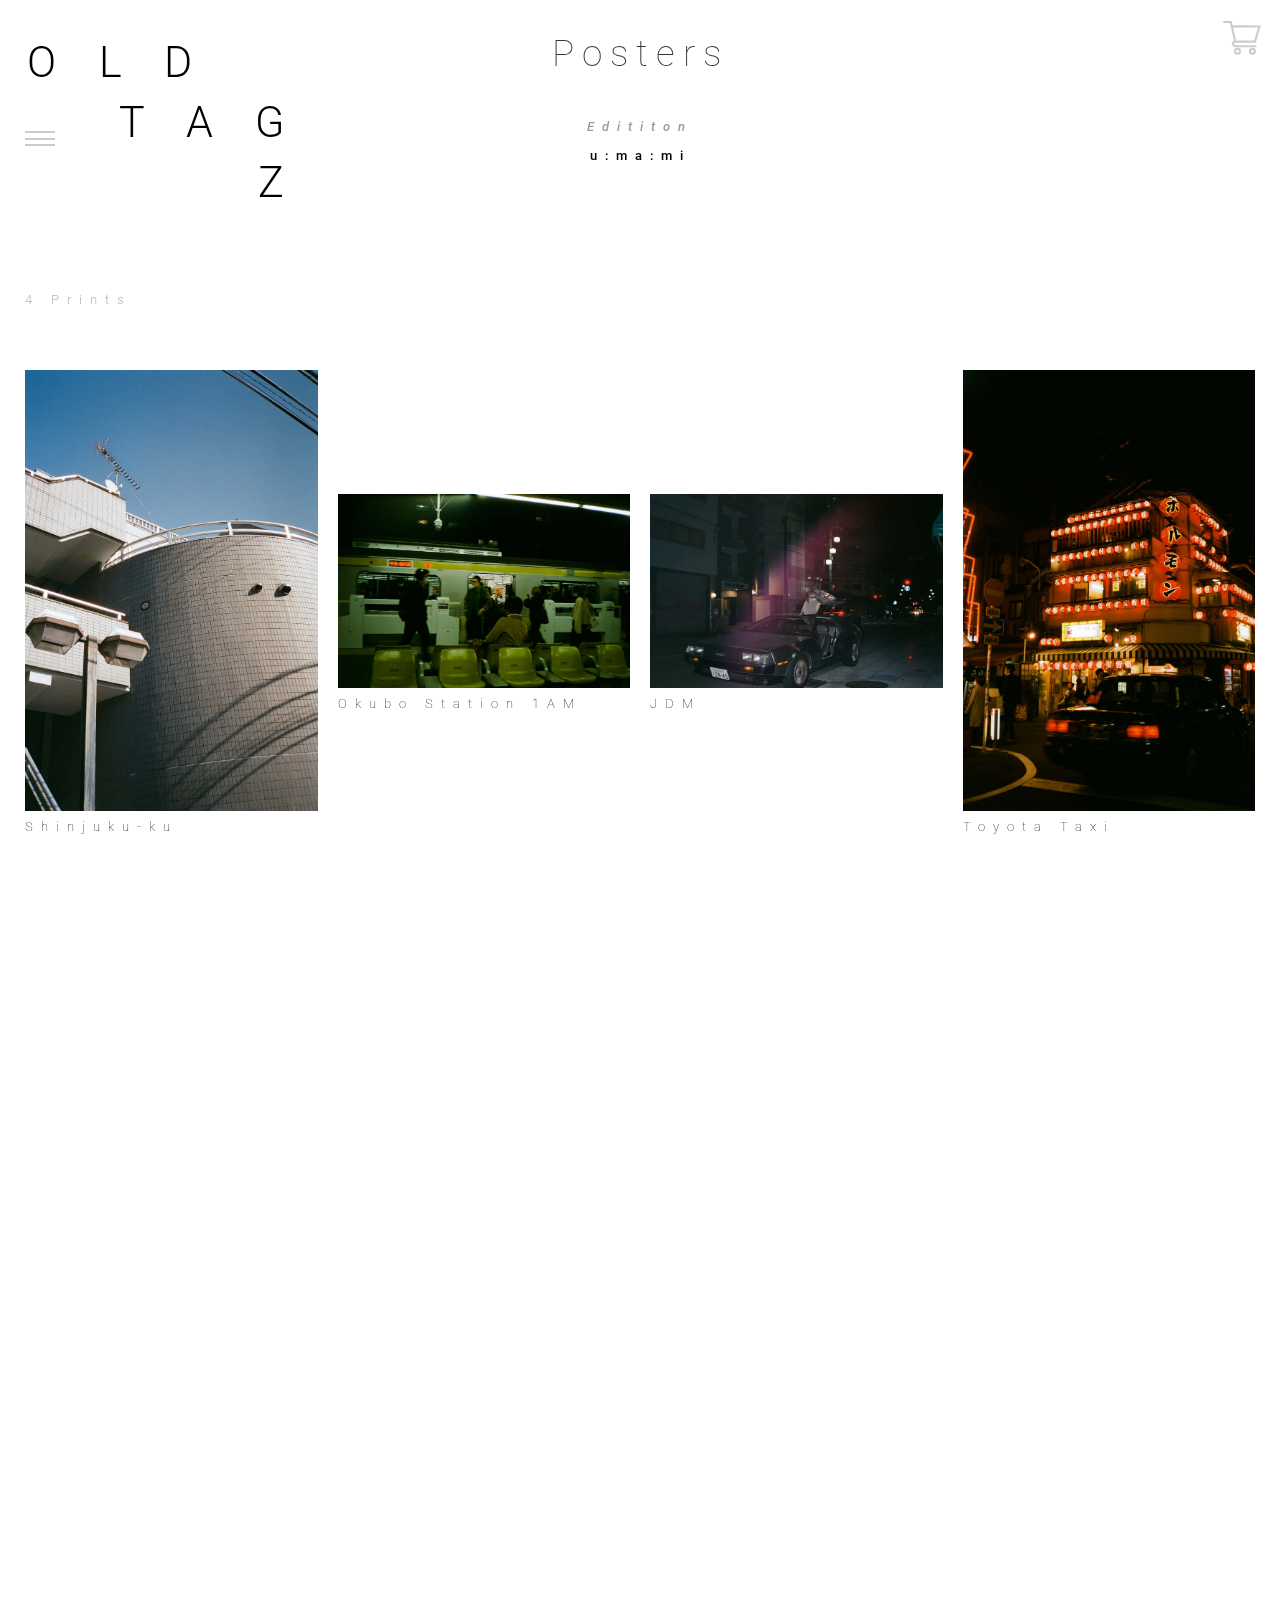
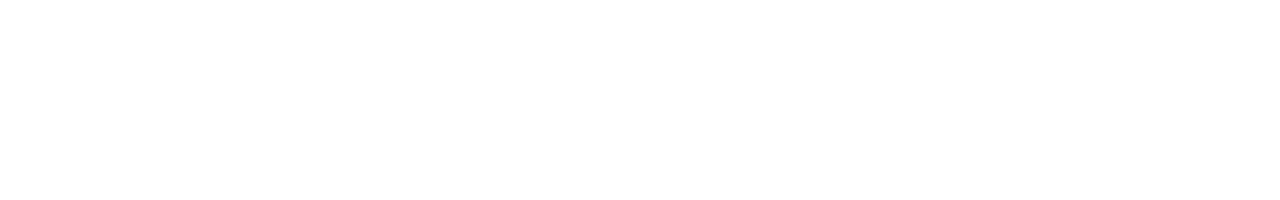
<file: index.html>
<!DOCTYPE html>
<html>
  <head>
    <meta charset="UTF-8" />
    <meta http-equiv="X-UA-Compatible" content="IE=edge" />
    <meta name="viewport" content="width=device-width, initial-scale=1.0" />

    <title>oldtagz</title>
    <link rel="stylesheet" href="./style.css" />
    <link rel="stylesheet" href="./poster.css" />
  </head>
  <body onload="loadPosters(); refreshCart()">
    <button id="checkout-button" onclick="openSlideOut('checkout')"></button>

    <section id="home">
      <h1 id="logo">
        <p>OLD</p>
        <p>TAG</p>
        <p>Z</p>
      </h1>
    </section>

    <section id="posters">
      <h2>Posters</h2>
      <h3>Edititon</h3>
      <h4>u:ma:mi</h4>

      <div id="poster-images">
        <h5 id="posters-prints-amount"></h5>
      </div>
    </section>

    <section id="about">
      <h2>ABOUT ME</h2>

      <div id="about-poem">
        <p>
          “Sometimes I stroll off from my beloved Bern, Seeking life, new flows
          and lessons to learn.<br />Amid highs and lows, I embrace my way,
          capturing light and gloom on each and every day.
        </p>

        <p>
          My lenses become my tools and creators of choice, like a sponge
          drenched in sight and noise.<br />I soak them up and make them mine,
          crafting stories, line by line.
        </p>

        <p>
          There's mystery in every frame, a hint of something more, untamed.<br />So,
          do come and join me on this fabulous ride, as we explore life's ebb
          and tide.”
        </p>
      </div>
    </section>

    <!-- slide out menu -->
    <div id="menu">
      <ul>
        <li><a href="#posters" onclick="closeSlideOut('menu')">POSTERS</a></li>
        <li><a href="#about" onclick="closeSlideOut('menu')">ABOUT</a></li>
      </ul>

      <div id="contact">
        <a id="email" href="mailto:kiry.loetscher@gmail.com">
          <button></button>
        </a>
        <a id="instagram" href="https://instagram.com/oldtagz" target="_blank">
          <button></button>
        </a>
      </div>
    </div>
    <button
      id="menu-button"
      class="menu"
      onclick="document.getElementById(this.id).classList.contains('close') ? closeSlideOut('menu'): openSlideOut('menu')"
    ></button>

    <!-- slide out checkout -->
    <div id="checkout">
      <h2>Shopping cart</h2>
      <button class="close" onclick="closeSlideOut('checkout')"></button>

      <div id="checkout-empty">
        <p>Shopping cart is empty</p>
        <div id="checkout-actions">
          <a href="#posters" onclick="closeSlideOut('checkout')">
            <button class="checkout-button">Browse all posters</button>
          </a>
        </div>
      </div>

      <div id="checkout-body">
        <div id="checkout-poster-items"></div>
        <p id="checkout-total">
          Total: <span id="checkout-total-value"></span>CHF
        </p>

        <div id="checkout-actions">
          <a id="checkout-link"
            ><button class="checkout-button">Checkout Email</button></a
          >
        </div>
      </div>
    </div>
  </body>

  <script src="./posters.js"></script>
  <script src="./cart.js"></script>
  <script src="./slide-out.js"></script>
  <script>
    const loadPosters = () => {
      const posterFromLink = getPosterFromLink();
      if (posterFromLink) openPoster(posterFromLink);

      const posters = document.querySelector("#poster-images");
      for (const [file, title] of Object.entries(POSTERS)) {
        posters.innerHTML += `
        <figure>
          <img src="./posters/${file}.jpg" onclick="openPoster('${file}', event)" />
          <figcaption>${title}</figcaption>
        </figure>
      `;
      }

      document.querySelector("#posters-prints-amount").innerHTML = `${
        Object.keys(POSTERS).length
      } Prints`;
    };
  </script>
</html>
</file>
<file: style.css>
@import url("https://fonts.googleapis.com/css2?family=Roboto:ital,wght@0,100;0,300;0,500;1,100&display=swap");

html {
  overflow: hidden;
}

html,
body,
#menu,
#checkout {
  height: 100%;
}

body {
  overflow-y: scroll;
  scroll-behavior: smooth;
}

body,
button {
  font-family: "Roboto", sans-serif;
  font-weight: 100;
  letter-spacing: 0.5em;
}

a {
  text-decoration: none;
}

section {
  min-height: 100%;
}

button {
  display: flex;
  flex-direction: column;
  align-items: center;
}

body,
div {
  margin: 0;
}

section {
  display: flex;
  flex-direction: column;
}

h1 {
  font-weight: 100;
  font-size: 32pt;
}

h2 {
  font-weight: 100;
  font-size: 28pt;
  color: rgba(0, 0, 0, 0.8);
  text-align: center;
}

h3 {
  font-size: 10pt;
  font-weight: 500;
  text-align: center;
  color: rgba(0, 0, 0, 0.4);
  font-style: italic;
}

h4 {
  font-size: 10pt;
  font-weight: 500;
  text-align: center;
  margin: 0.1pt;
}

h5 {
  font-size: 10pt;
  font-weight: 300;
  text-align: left;
  color: rgba(0, 0, 0, 0.3);
}

button {
  background-color: transparent;
  cursor: pointer;
  border: none;
  padding: 0;
  font-weight: 100;
  font-style: normal;
}

img {
  width: 100%;
  height: 100%;
}

figcaption {
  font-size: 10pt;
}

a {
  display: block;
}

#home {
  background-image: url("./posters/shinjuku-background.jpg");
  background-size: cover;
  background-position: top center;
}

#logo {
  font-weight: 300;
  font-size: 32pt;
  text-align: right;
  letter-spacing: 1em;
  width: 300px;
  margin: 0;
  color: white;
  position: relative;
  top: 3vh;
  left: 3vh;
}

#logo p {
  margin: 10px 0;
}

#logo p:first-of-type {
  text-align: left;
}

#checkout-button {
  background-image: url("./icons/shopping-cart.svg");
  background-size: contain;
  width: 45px;
  height: 45px;
  border: none;
  cursor: pointer;
  position: fixed;
  right: 0;
  margin: 15px;
  filter: invert(0.8);
  opacity: 1;
}

#email {
  background-image: url("./icons/e-mail.svg");
  background-size: contain;
  width: 50px;
  height: 50px;
  border: none;
  cursor: pointer;
  position: relative;
  bottom: 0;
}

#menu-button {
  left: 25px;
  top: 14vh;
  position: fixed;
}

#menu-button::after,
#menu-button::before {
  background-color: #ccc;
}

button.menu,
button.close {
  display: block;
  width: 30px;
  height: 25px;
}

button.menu {
  background: linear-gradient(
    0deg,
    rgba(0, 0, 0, 0) 11.5px,
    #ccc 11.5px,
    #ccc 13.5px,
    rgba(0, 0, 0, 0) 13.5px,
    rgba(0, 0, 0, 0) 13.5px
  );
}

button.menu::before,
button.close::before,
button.menu::after,
button.close::after {
  position: absolute;
  content: "";
}

button.menu::before,
button.close::before {
  top: 0;
}

button.menu::after,
button.close::after {
  bottom: 0;
}

button.menu::before,
button.close::before,
button.menu::after,
button.close::after {
  height: 2px;
  width: 100%;
  background-color: #000;
  transition: transform 0.25s ease-out;
  margin: 5px 0;
  left: 0;
}

button.close {
  background: none;
}

button.close::before {
  transform: translate(0, 6px) rotate(-45deg);
}

button.close::after {
  transform: translate(0, -6px) rotate(45deg);
}

#menu {
  position: fixed;
  background-color: rgba(0, 0, 0, 0.65);
  left: 0;
  top: 0;
  display: flex;
  flex-direction: column;
}

#menu a {
  text-decoration: none;
  color: initial;
}

#menu.slide-in {
  animation: menu-slide-in 0.25s ease-in-out;
}

#menu.slide-out {
  animation: menu-slide-out 0.25s ease-in-out;
  left: -100%;
}

@keyframes menu-slide-out {
  0% {
    left: 0;
  }
  100% {
    left: -100%;
  }
}

@keyframes menu-slide-in {
  0% {
    left: -100%;
  }
  100% {
    left: 0;
  }
}

#menu a {
  filter: invert(1);
  padding: 25px;
}

#menu ul {
  display: flex;
  flex-direction: column;
  align-items: center;
  position: absolute;
  top: 25vh;
  row-gap: 5vh;
  align-items: center;
  list-style: none;
  color: white;
  letter-spacing: 0.5em;
  color: white;
  font-weight: 300;
  font-size: 18pt;
  width: 100%;
  margin: 0;
  padding: 0;
}

#menu #contact {
  display: flex;
  gap: 25px;
  padding: 25px;
  align-self: end;
  margin-top: auto;
}

#menu #contact a {
  padding: 0;
}

#instagram {
  position: relative;
  background-image: url("./icons/instagram.svg");
  background-size: contain;
  width: 50px;
  height: 50px;
  border: none;
  cursor: pointer;
}

#poster-images {
  display: grid;
  grid-template-columns: repeat(2, 1fr);
  grid-auto-rows: auto;
  gap: 20px;
  margin: 25px;
  align-items: center;
  flex: 1;
}

#poster-images h5 {
  align-self: end;
}

#poster-images figure:nth-child(2) {
  grid-row: span 3;
}
#poster-images figure:nth-child(3) {
  grid-row: span 2;
  align-self: start;
}

#poster-images figure {
  margin: 0 auto;
  display: flex;
  gap: 8px;
  flex-direction: column;
  justify-content: center;
  cursor: pointer;
  transition: 0.2s ease-in-out;
}

#poster-images figure:hover {
  transform: scale(1.1);
}

#about {
  margin: 0;
  font-family: "Roboto", sans-serif;
  font-style: italic;
  font-weight: 300;
  font-size: 11px;
  line-height: 28px;
  color: white;
  font-weight: 100;
  display: flex;
  flex-direction: column;
  align-items: center;
  background-image: url("./posters/okubo-station-background.jpg");
  background-size: cover;
  background-position: bottom;
}

#about h2 {
  flex-grow: 1;
  color: white;
  font-weight: 300;
  margin: 45% 0 0 50%;
  font-style: normal;
  font-size: 18pt;
}

#about-poem {
  width: 60%;
  align-self: start;
  margin-left: 10%;
  overflow-y: scroll;
  margin: 15px 10% 15px 15px;
  display: flex;
  flex-direction: column;
  gap: 30px;
}

#about-poem p {
  font-size: 12pt;
  line-height: 30px;
  letter-spacing: 0;
  margin: 0;
}

#checkout {
  position: fixed;
  background-color: lightgrey;
  display: flex;
  flex-direction: column;
  overflow-y: scroll;
  right: 0;
  top: 0;
}

#checkout.slide-in {
  animation: checkout-slide-in 0.25s ease-in-out;
}

#checkout.slide-out {
  animation: checkout-slide-out 0.25s ease-in-out;
  right: -100%;
}

@keyframes checkout-slide-out {
  0% {
    right: 0;
  }
  100% {
    right: -100%;
  }
}

@keyframes checkout-slide-in {
  0% {
    right: -100%;
  }
  100% {
    right: 0;
  }
}

#checkout h3,
#checkout h4 {
  color: black;
  font-weight: 300;
  font-style: normal;
}

#checkout h2 {
  font-weight: 100;
  font-size: 14pt;
  color: rgba(0, 0, 0, 0.8);
  text-align: left;
  border-bottom: 1px solid black;
  margin: 75px 25px 25px;
  padding-bottom: 5px;
}

#checkout h4 {
  font-size: 8pt;
}

#checkout button.close {
  color: black;
  position: absolute;
  top: 45px;
  right: 0;
  margin: 25px;
}

#checkout-body,
#checkout-empty {
  display: flex;
  flex-direction: column;
}

#checkout-empty p {
  margin: 25px;
}

#checkout-poster-items {
  display: flex;
  flex-direction: column;
  overflow-y: scroll;
  row-gap: 25px;
}

#checkout-poster-items .poster-checkout {
  display: grid;
  grid-template-columns: 35% auto;
  column-gap: 10px;
  margin: 0 25px;
  justify-content: center;
  align-items: center;
  height: 75%;
}

#checkout-poster-items .poster-checkout h3 {
  grid-column: span 2;
  margin: 0 0 10px;
}

#checkout-poster-items .poster-checkout label {
  font-size: 10pt;
  letter-spacing: 0;
}

#checkout-poster-items .poster-checkout img {
  grid-row: 2;
  grid-row: span 2;
  height: auto;
}

#checkout-poster-items .poster-checkout select,
#checkout-poster-items .poster-checkout input {
  height: 25px;
  box-sizing: border-box;
  width: 100%;
}

#checkout-poster-items .poster-checkout button {
  text-decoration: underline;
  letter-spacing: 0;
  float: right;
  color: rgba(0, 0, 0, 0.5);
}

#checkout #checkout-total {
  text-align: right;
  margin: 25px;
  border-bottom: 1px solid black;
  padding-bottom: 5px;
}

#checkout #checkout-actions {
  margin-top: auto;
  display: flex;
  flex-direction: column;
  padding: 25px;
  gap: 25px;
}

#checkout-actions .checkout-button {
  cursor: pointer;
  height: 50px;
  line-height: 50px;
  background-color: #000000;
  color: white;
  text-align: center;
  font-style: italic;
  width: 100%;
}

#menu,
#checkout {
  z-index: -1;
  opacity: 0;
  width: 90%;
}

#menu.open,
#checkout.open {
  z-index: 1;
  opacity: 1;
}

#menu-button,
#checkout-button {
  z-index: 1;
}

#menu.open + #menu-button::after,
#menu.open + #menu-button::before {
  background-color: #fff;
}

@media only screen and (min-width: 768px) {
  /* For desktop */
  #home {
    min-height: 0;
    height: 0;
  }

  #logo {
    color: black;
  }

  #about {
    background-size: auto;
  }

  #poster-images {
    grid-template-columns: repeat(4, 1fr);
    row-gap: 0;
  }

  #poster-images figure {
    grid-row: unset !important;
    align-self: unset !important;
    max-width: 35vmin;
  }

  #poster-images figure:nth-child(3),
  #poster-images figure:nth-child(4) {
    max-width: 45vmin;
  }

  #posters-prints-amount {
    grid-column: span 4;
  }

  #checkout,
  #menu {
    width: 35%;
  }

  #about h2 {
    margin-top: 15%;
  }
}
</file>
<file: poster.css>
#poster-page {
  display: flex;
  flex-direction: column;
  align-items: center;
  background-color: white;
  transition: all 0.5s;
  position: fixed;
  overflow: scroll;
  width: 0;
  height: 0;
}

#poster-page.close {
  transition: all 0.25s;
  background-color: none;
  transform: translate3d(0, 50vh, 0) !important;
  opacity: 0;
}

#poster-page.open {
  top: 0;
  left: 0;
  transform: translate3d(0, 0, 0) !important;
  height: 100%;
  width: 100%;
}

#poster-page h4 {
  margin-bottom: 25px;
}

#poster {
  height: unset;
  width: 90%;
  margin-top: auto;
  max-height: 800px;
}

#purchase {
  width: 80%;
  max-width: 500px;
  margin: 0 auto;
  display: flex;
  flex-direction: column;
  padding-bottom: 25px;
  row-gap: 25px;
  margin-top: auto;
}

/* Size selector */
#size-select {
  width: 100%;
  transition: opacity 0.25s;
}

/* Size selector closed */
#size-select-closed {
  background-color: whitesmoke;
  height: 35px;
  line-height: 35px;
  border: 1px solid black;
  padding-left: 10px;
  cursor: pointer;
  transition: 0.25s;
}

#size-select-closed:hover {
  background-color: #bbb;
  color: white;
}

#size-select-closed .down-arrow {
  float: right;
}

#size-select-open {
  background: white;
  color: black;
  border-top: 1px solid black;
  width: 100%;
  transition: all 0.25s;
  margin: 25px 0;
  overflow: hidden;
}

#size-select-open p {
  line-height: 50px;
  margin: 0;
  font-size: 14pt;
  border-bottom: 1px solid black;
  padding-left: 20px;
}

#size-select-open .close {
  position: relative;
  float: right;
  top: 12.5px;
}

#size-select-open ul {
  list-style: none;
  margin: 0;
  padding: 0;
}

#size-select-open li {
  border-bottom: 1px solid black;
  text-align: center;
  height: 45px;
  line-height: 45px;
  cursor: pointer;
  transition: 0.25s;
}

#size-select-open li:hover {
  background-color: #000000;
  color: white;
}

/* End Size selector */

.add-to-cart {
  width: 100%;
  cursor: pointer;
  height: 35px;
  line-height: 35px;
  background-color: #000000;
  color: white;
  text-align: center;
}

.add-to-cart > span {
  margin-left: 10px;
}

@media only screen and (min-width: 768px) {
  /* For desktop */
  #poster {
    width: unset;
    height: calc(75vh);
  }
}
</file>
